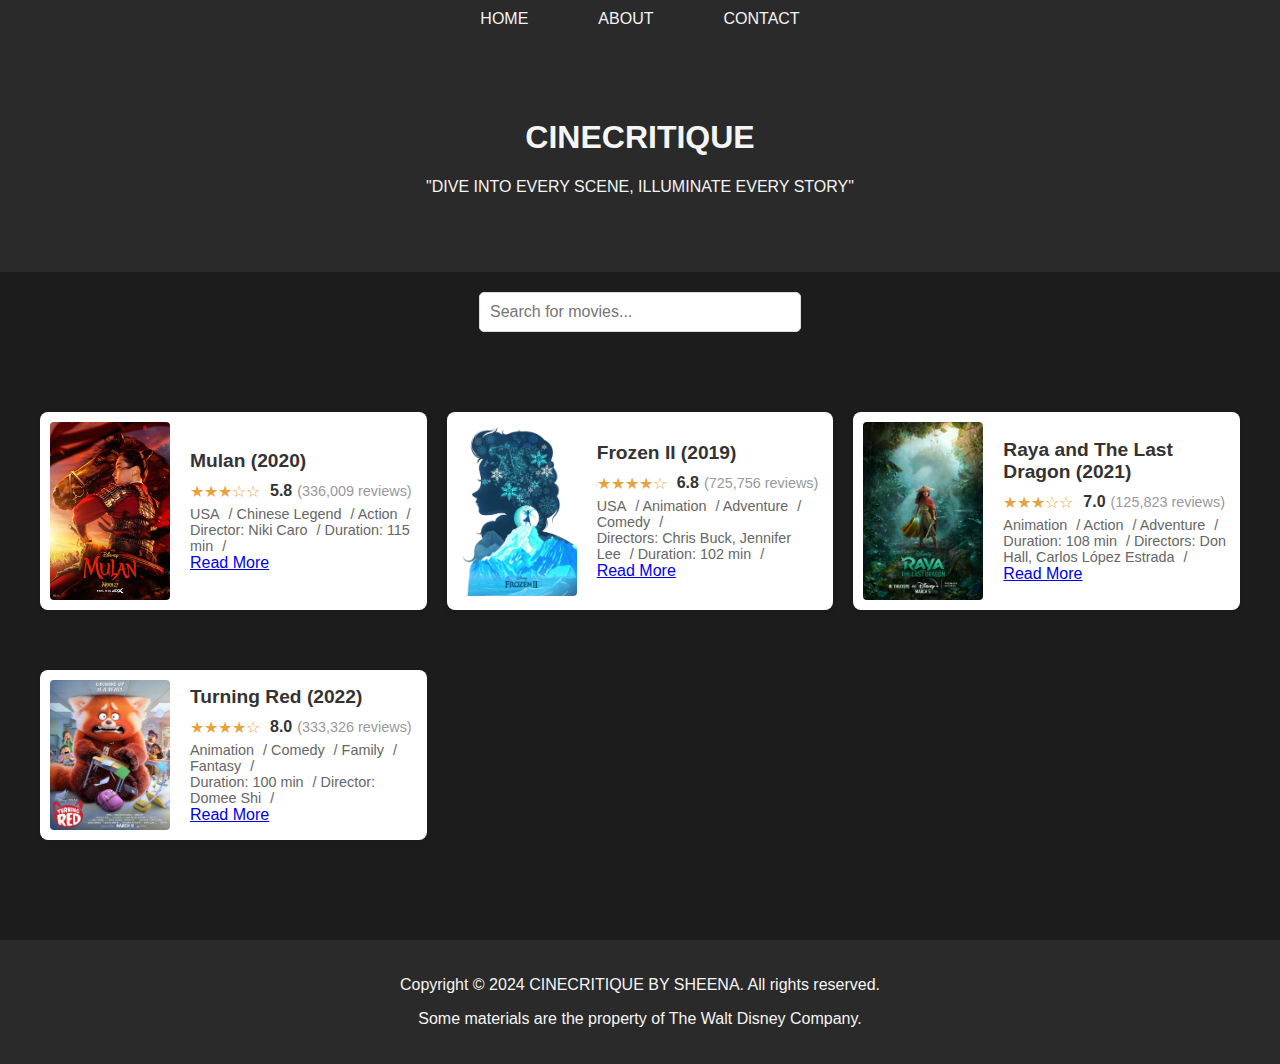
<file: index.html>
<!DOCTYPE html>
<html lang="zh">
<head>
    <meta charset="UTF-8">
    <meta name="viewport" content="width=device-width, initial-scale=1.0">
    <title>Movies reviews home page</title>
    <link rel="stylesheet" href="movie.css">
</head>
<body>
    <nav>
        <ul>
            <li><a href="index.html">HOME</a></li>
            <li><a href="about.html">ABOUT</a></li>
            <li><a href="contact.html">CONTACT</a></li>
        </ul>
    </nav>
    <header>
        <h1>CINECRITIQUE</h1>
        <p>"DIVE INTO EVERY SCENE, ILLUMINATE EVERY STORY"</p>
    </header>
    <main>

        <div class="search-container">
            <input type="text" id="movieSearch" placeholder="Search for movies...">
        </div>
        
        <section class="movie-list">
            <article class="movie-card">
                <img src="mulan.jpeg" alt="Movie Poster" class="movie-poster">
                <div class="movie-info">
                    <h3 class="movie-title">Mulan (2020)</h3>
                    <div class="movie-rating">
                        <span class="stars">★★★☆☆</span>
                        <span class="score">5.8</span>
                        <span class="votes">(336,009 reviews)</span>
                    </div>
                    <div class="movie-meta">
                        <span>USA</span> /
                        <span>Chinese Legend</span> /
                        <span>Action</span> /
                    </div>
                    <div class="movie-summary">
                        <span>Director: Niki Caro</span> /
                        <span>Duration: 115 min</span> /
                    </div>
                    <a href="mulan.html" class="read-more">Read More</a>
                </div>
            </article>

            <article class="movie-card">
                <img src="frozen.jpeg" alt="Frozen Poster" class="movie-poster">
                <div class="movie-info">
                    <h3 class="movie-title">Frozen II (2019)</h3>
                    <div class="movie-rating">
                        <span class="stars">★★★★☆</span>
                        <span class="score">6.8</span>
                        <span class="votes">(725,756 reviews)</span>
                    </div>
                    <div class="movie-meta">
                        <span>USA</span> /
                        <span>Animation</span> /
                        <span>Adventure</span> /
                        <span>Comedy</span> /
                    </div>
                    <div class="movie-summary">
                        <span>Directors: Chris Buck, Jennifer Lee</span> /
                        <span>Duration: 102 min</span> /
                    </div>
                    <a href="frozen.html" class="read-more">Read More</a> 
                </div>
            </article>
            
            <article class="movie-card">
                <img src="raya.jpeg" alt="Raya and The Last Dragon Poster" class="movie-poster">
                <div class="movie-info">
                    <h3 class="movie-title">Raya and The Last Dragon (2021)</h3>
                    <div class="movie-rating">
                        <span class="stars">★★★☆☆</span>
                        <span class="score">7.0</span>
                        <span class="votes">(125,823 reviews)</span>
                    </div>
                    <div class="movie-meta">
                        <span>Animation</span> /
                        <span>Action</span> /
                        <span>Adventure</span> /
                    </div>
                    <div class="movie-summary">
                        <span>Duration: 108 min</span> /
                        <span>Directors: Don Hall, Carlos López Estrada</span> /
                    </div>
                    <a href="raya.html" class="read-more">Read More</a> 
                </div>
            </article>

            <article class="movie-card">
                <img src="red.jpeg" alt="Turning Red Poster" class="movie-poster">
                <div class="movie-info">
                    <h3 class="movie-title">Turning Red (2022)</h3>
                    <div class="movie-rating">
                        <span class="stars">★★★★☆</span>
                        <span class="score">8.0</span>
                        <span class="votes">(333,326 reviews)</span>
                    </div>
                    <div class="movie-meta">
                        <span>Animation</span> /
                        <span>Comedy</span> /
                        <span>Family</span> /
                        <span>Fantasy</span> /
                    </div>
                    <div class="movie-summary">
                        <span>Duration: 100 min</span> /
                        <span>Director: Domee Shi</span> /
                    </div>
                    <a href="red.html" class="read-more">Read More</a> 
                </div>
            </article>
            
        </section>
    </main>

    <footer>
        <p>Copyright © 2024 CINECRITIQUE BY SHEENA. All rights reserved.</p>
        <p>Some materials are the property of The Walt Disney Company.</p>
    </footer>
    
</body>

<script>
    document.addEventListener('DOMContentLoaded', function() {
        const searchInput = document.getElementById('movieSearch');
        const movies = document.querySelectorAll('.movie-card');
    
        searchInput.addEventListener('keyup', function(e) {
            const searchTerm = e.target.value.toLowerCase();
    
            movies.forEach(movie => {
                const title = movie.querySelector('.movie-title').textContent.toLowerCase();
                if (title.includes(searchTerm)) {
                    movie.style.display = '';
                } else {
                    movie.style.display = 'none';
                }
            });
        });
    });
    </script>
    
</html>
</file>
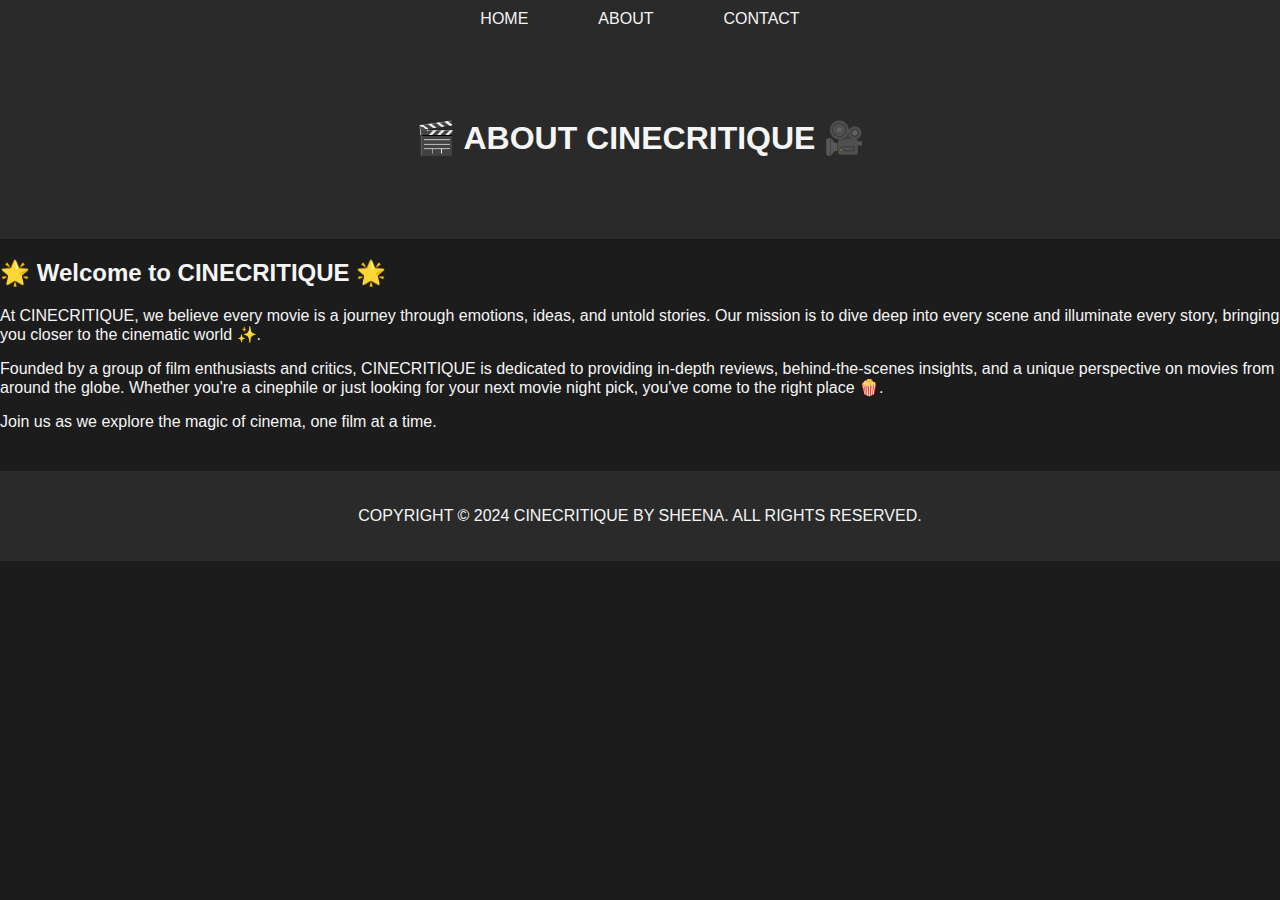
<file: about.html>
<!DOCTYPE html>
<html lang="en">
<head>
    <meta charset="UTF-8">
    <meta name="viewport" content="width=device-width, initial-scale=1.0">
    <title>About Us - CINECRITIQUE</title>
    <link rel="stylesheet" href="movie.css">
</head>
<body>
    <nav>
        <ul>
            <li><a href="index.html">HOME</a></li>
            <li><a href="about.html">ABOUT</a></li>
            <li><a href="contact.html">CONTACT</a></li>
        </ul>
    </nav>
    <header>
        <h1>🎬 ABOUT CINECRITIQUE 🎥</h1>
    </header>
    <main>
        <section class="content-section">
            <h2>🌟 Welcome to CINECRITIQUE 🌟</h2>
            <p>At CINECRITIQUE, we believe every movie is a journey through emotions, ideas, and untold stories. Our mission is to dive deep into every scene and illuminate every story, bringing you closer to the cinematic world ✨.</p>
            <p>Founded by a group of film enthusiasts and critics, CINECRITIQUE is dedicated to providing in-depth reviews, behind-the-scenes insights, and a unique perspective on movies from around the globe. Whether you're a cinephile or just looking for your next movie night pick, you've come to the right place 🍿.</p>
            <p>Join us as we explore the magic of cinema, one film at a time.</p>
        </section>
    </main>
    
    <footer>
        <p>COPYRIGHT © 2024 CINECRITIQUE BY SHEENA. ALL RIGHTS RESERVED.</p>
    </footer>
</body>
</html>
</file>
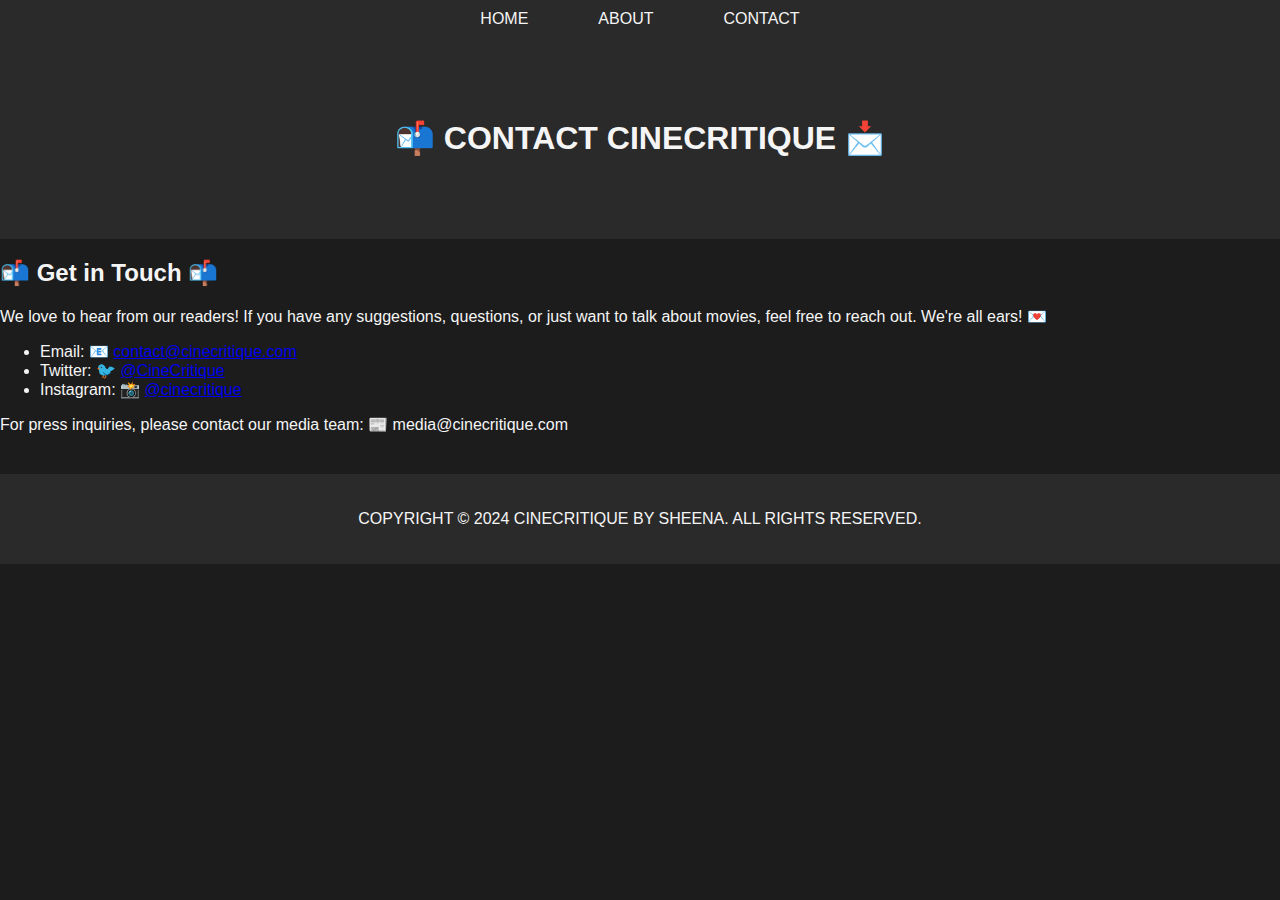
<file: contact.html>
<!DOCTYPE html>
<html lang="en">
<head>
    <meta charset="UTF-8">
    <meta name="viewport" content="width=device-width, initial-scale=1.0">
    <title>Contact Us - CINECRITIQUE</title>
    <link rel="stylesheet" href="movie.css">
</head>
<body>
    <nav>
        <ul>
            <li><a href="index.html">HOME</a></li>
            <li><a href="about.html">ABOUT</a></li>
            <li><a href="contact.html">CONTACT</a></li>
        </ul>
    </nav>
    <header>
        <h1>📬 CONTACT CINECRITIQUE 📩</h1>
    </header>
    <main>
        <section class="content-section">
            <h2>📬 Get in Touch 📬</h2>
            <p>We love to hear from our readers! If you have any suggestions, questions, or just want to talk about movies, feel free to reach out. We're all ears! 💌</p>
            <ul class="contact-info">
                <li>Email: 📧 <a href="mailto:contact@cinecritique.com">contact@cinecritique.com</a></li>
                <li>Twitter: 🐦 <a href="https://twitter.com/CineCritique">@CineCritique</a></li>
                <li>Instagram: 📸 <a href="https://instagram.com/cinecritique">@cinecritique</a></li>
            </ul>
            <p>For press inquiries, please contact our media team: 📰 media@cinecritique.com</p>
        </section>
    </main>
    
    <footer>
        <p>COPYRIGHT © 2024 CINECRITIQUE BY SHEENA. ALL RIGHTS RESERVED.</p>
    </footer>
</body>
</html>
</file>
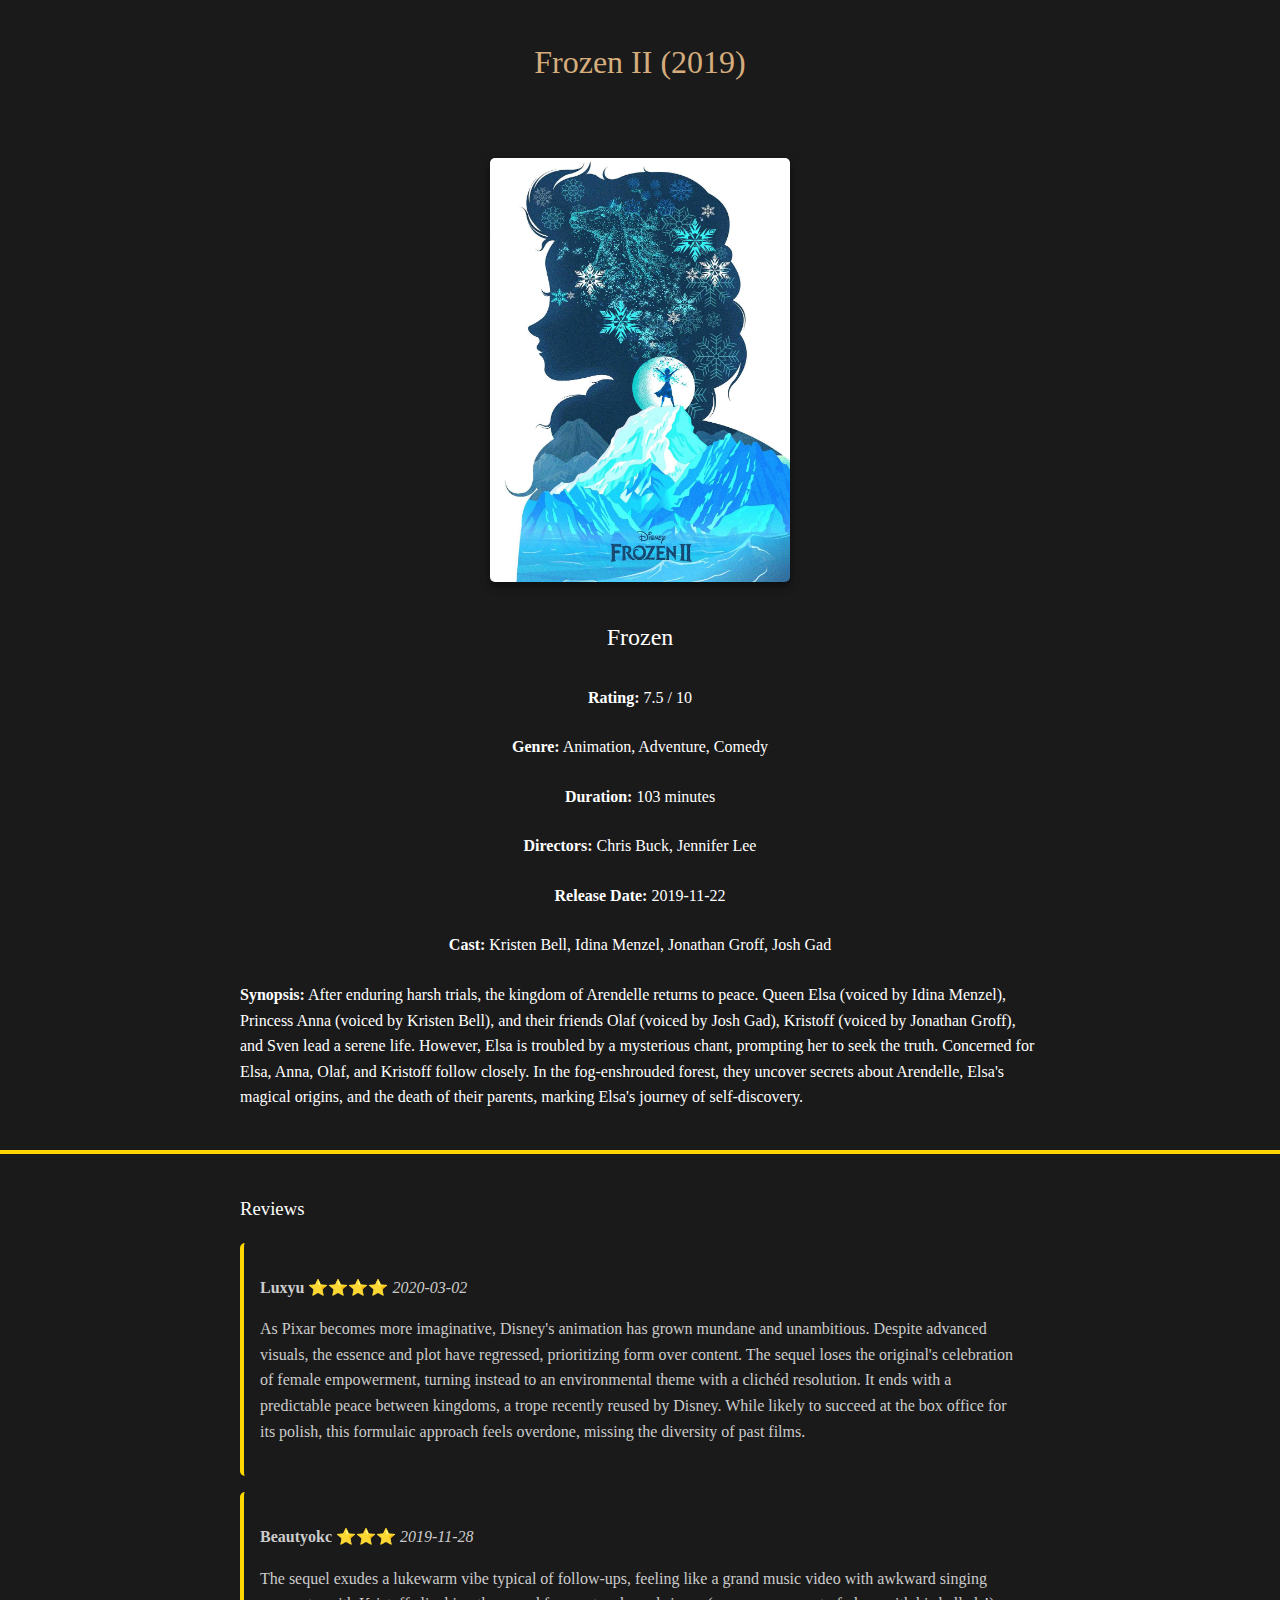
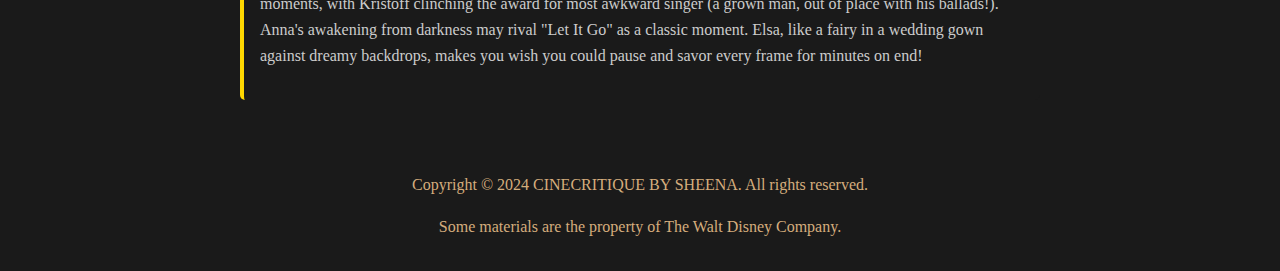
<file: frozen.html>
<!DOCTYPE html>
<html lang="en">
<head>
    <meta charset="UTF-8">
    <meta name="viewport" content="width=device-width, initial-scale=1.0">
    <title> Frozen II (2019) - Movie Review</title>
    <link rel="stylesheet" href="styles.css">
</head>
<body>
    <header>
        <nav>

        </nav>
        <h1>Frozen II (2019)</h1>
    </header>


<main>
    <section class="movie-details">
        <img src="frozen.jpeg" alt="Frozen Poster" class="movie-poster">
        <div class="movie-info">
            <h2>Frozen</h2>
            <p><strong>Rating:</strong> 7.5 / 10</p>
            <p><strong>Genre:</strong> Animation, Adventure, Comedy</p>
            <p><strong>Duration:</strong> 103 minutes</p>
            <p><strong>Directors:</strong> Chris Buck, Jennifer Lee</p>
            <p><strong>Release Date:</strong> 2019-11-22</p>
            <p><strong>Cast:</strong> Kristen Bell, Idina Menzel, Jonathan Groff, Josh Gad</p>
            <p><strong>Synopsis:</strong> After enduring harsh trials, the kingdom of Arendelle returns to peace. Queen Elsa (voiced by Idina Menzel), Princess Anna (voiced by Kristen Bell), and their friends Olaf (voiced by Josh Gad), Kristoff (voiced by Jonathan Groff), and Sven lead a serene life. However, Elsa is troubled by a mysterious chant, prompting her to seek the truth. Concerned for Elsa, Anna, Olaf, and Kristoff follow closely. In the fog-enshrouded forest, they uncover secrets about Arendelle, Elsa's magical origins, and the death of their parents, marking Elsa's journey of self-discovery.</p>

            </div>
        </section>


        <section class="user-reviews">
            <h3>Reviews</h3>
            <div class="user-review">
                <p><strong>Luxyu</strong> <span>⭐⭐⭐⭐</span> <em>2020-03-02</em></p>
                <p>As Pixar becomes more imaginative, Disney's animation has grown mundane and unambitious. Despite advanced visuals, the essence and plot have regressed, prioritizing form over content. The sequel loses the original's celebration of female empowerment, turning instead to an environmental theme with a clichéd resolution. It ends with a predictable peace between kingdoms, a trope recently reused by Disney. While likely to succeed at the box office for its polish, this formulaic approach feels overdone, missing the diversity of past films.</p>
            </div>

            <div class="user-review">
                <p><strong>Beautyokc</strong> <span>⭐⭐⭐</span> <em>2019-11-28</em></p>
                <p>The sequel exudes a lukewarm vibe typical of follow-ups, feeling like a grand music video with awkward singing moments, with Kristoff clinching the award for most awkward singer (a grown man, out of place with his ballads!). Anna's awakening from darkness may rival "Let It Go" as a classic moment. Elsa, like a fairy in a wedding gown against dreamy backdrops, makes you wish you could pause and savor every frame for minutes on end!</p>
            </div>

        </section>
    </main>

    <footer>
        <p>Copyright © 2024 CINECRITIQUE BY SHEENA. All rights reserved.</p>
        <p>Some materials are the property of The Walt Disney Company.</p>
    </footer>
</body>
</html>
</file>
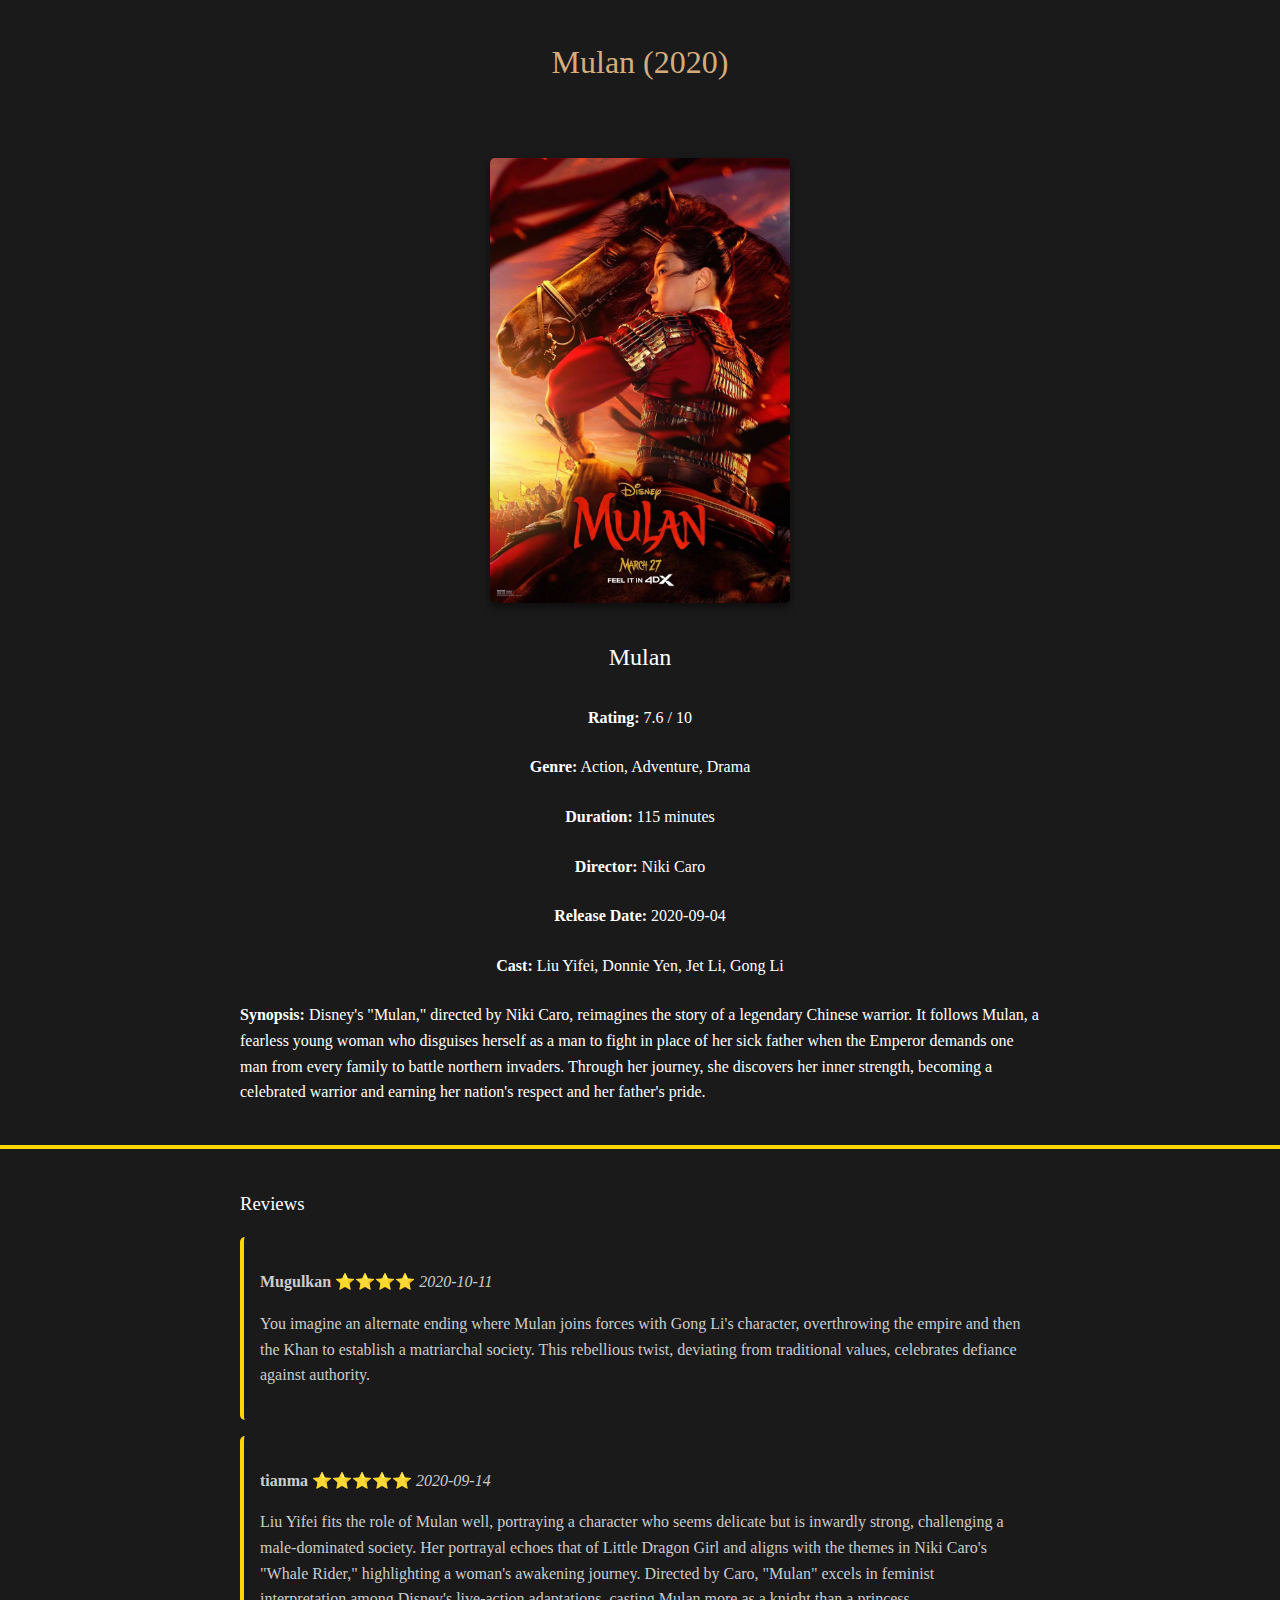
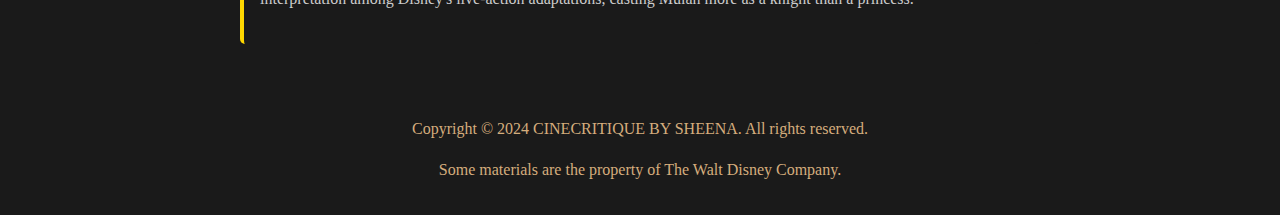
<file: mulan.html>
<!DOCTYPE html>
<html lang="en">
<head>
    <meta charset="UTF-8">
    <meta name="viewport" content="width=device-width, initial-scale=1.0">
    <title>Mulan (2020) - Movie Review</title>
    <link rel="stylesheet" href="styles.css">
</head>
<body>
    <header>
        <nav>

        </nav>
        <h1>Mulan (2020)</h1>
    </header>

    <main>
        <section class="movie-details">
            <img src="mulan.jpeg" alt="Mulan Poster" class="movie-poster">
            <div class="movie-info">
                <h2>Mulan</h2>
                <p><strong>Rating:</strong> 7.6 / 10</p>
                <p><strong>Genre:</strong> Action, Adventure, Drama</p>
                <p><strong>Duration:</strong> 115 minutes</p>
                <p><strong>Director:</strong> Niki Caro</p>
                <p><strong>Release Date:</strong> 2020-09-04</p>
                <p><strong>Cast:</strong> Liu Yifei, Donnie Yen, Jet Li, Gong Li</p>
                <p><strong>Synopsis:</strong> Disney's "Mulan," directed by Niki Caro, reimagines the story of a legendary Chinese warrior. It follows Mulan, a fearless young woman who disguises herself as a man to fight in place of her sick father when the Emperor demands one man from every family to battle northern invaders. Through her journey, she discovers her inner strength, becoming a celebrated warrior and earning her nation's respect and her father's pride.</p>
            </div>
        </section>


        <section class="user-reviews">
            <h3>Reviews</h3>
            <div class="user-review">
                <p><strong>Mugulkan</strong> <span>⭐⭐⭐⭐</span> <em>2020-10-11</em></p>
                <p>You imagine an alternate ending where Mulan joins forces with Gong Li's character, overthrowing the empire and then the Khan to establish a matriarchal society. This rebellious twist, deviating from traditional values, celebrates defiance against authority.</p>
            </div>

            <div class="user-review">
                <p><strong>tianma</strong> <span>⭐⭐⭐⭐⭐</span> <em>2020-09-14</em></p>
                <p>Liu Yifei fits the role of Mulan well, portraying a character who seems delicate but is inwardly strong, challenging a male-dominated society. Her portrayal echoes that of Little Dragon Girl and aligns with the themes in Niki Caro's "Whale Rider," highlighting a woman's awakening journey. Directed by Caro, "Mulan" excels in feminist interpretation among Disney's live-action adaptations, casting Mulan more as a knight than a princess.</p>
            </div>

        </section>
    </main>

    <footer>
        <p>Copyright © 2024 CINECRITIQUE BY SHEENA. All rights reserved.</p>
        <p>Some materials are the property of The Walt Disney Company.</p>
    </footer>
</body>
</html>
</file>
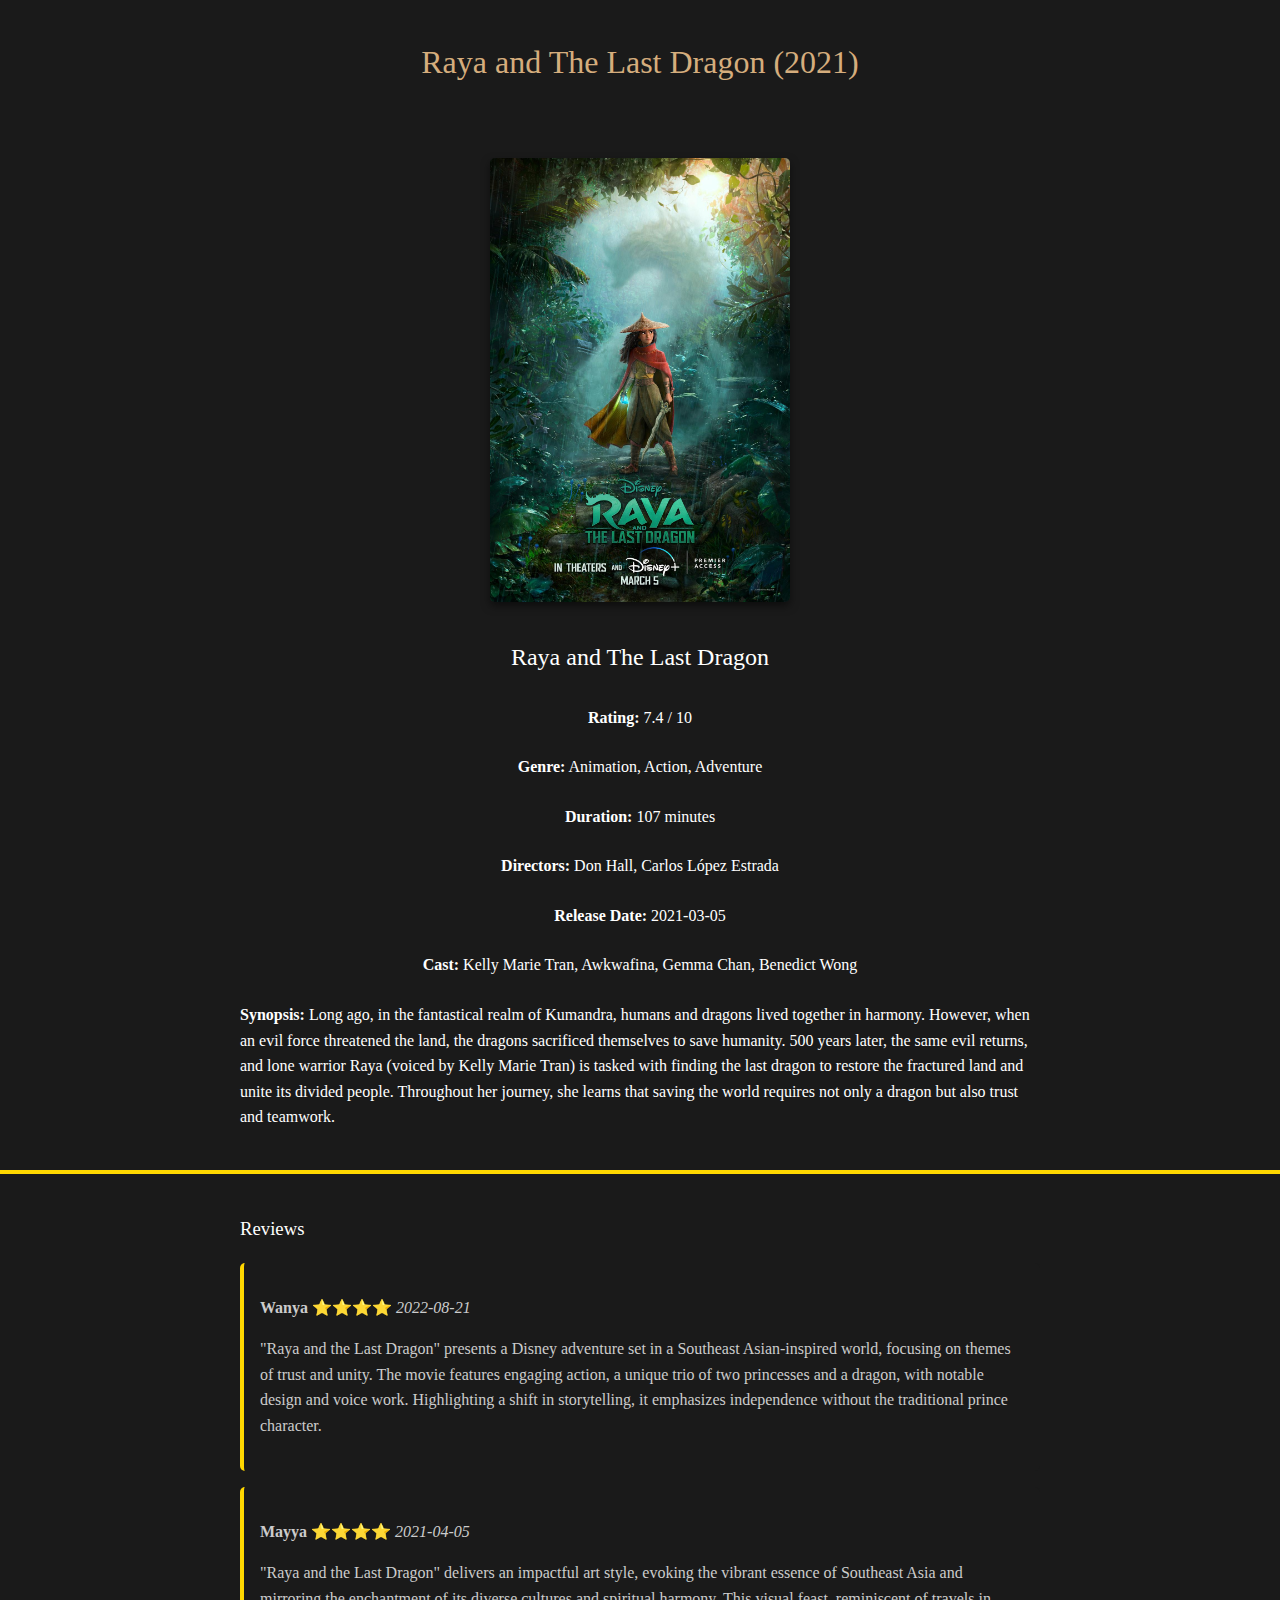
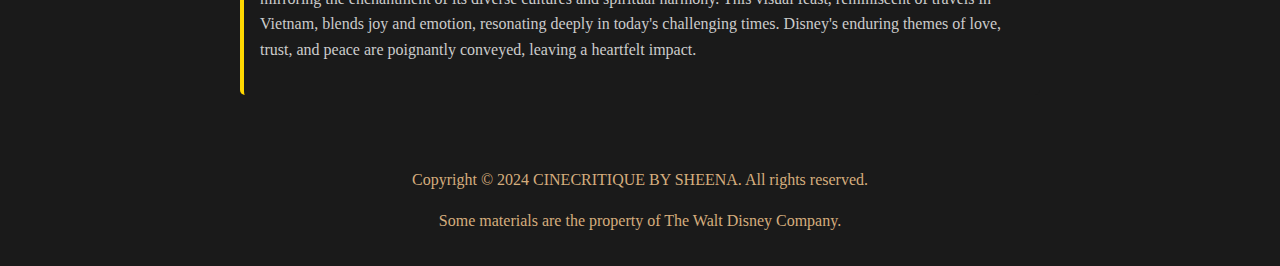
<file: raya.html>
<!DOCTYPE html>
<html lang="en">
<head>
    <meta charset="UTF-8">
    <meta name="viewport" content="width=device-width, initial-scale=1.0">
    <title>Raya and The Last Dragon (2021) - Movie Review</title>
    <link rel="stylesheet" href="styles.css">
</head>
<body>
    <header>
        <nav>
        </nav>
        <h1>Raya and The Last Dragon (2021)</h1>
    </header>

    <main>
        <section class="movie-details">
            <img src="raya.jpeg" alt="Raya and The Last Dragon Poster" class="movie-poster">
            <div class="movie-info">
                <h2>Raya and The Last Dragon</h2>
                <p><strong>Rating:</strong> 7.4 / 10</p>
                <p><strong>Genre:</strong> Animation, Action, Adventure</p>
                <p><strong>Duration:</strong> 107 minutes</p>
                <p><strong>Directors:</strong> Don Hall, Carlos López Estrada</p>
                <p><strong>Release Date:</strong> 2021-03-05</p>
                <p><strong>Cast:</strong> Kelly Marie Tran, Awkwafina, Gemma Chan, Benedict Wong</p>
                <p><strong>Synopsis:</strong> Long ago, in the fantastical realm of Kumandra, humans and dragons lived together in harmony. However, when an evil force threatened the land, the dragons sacrificed themselves to save humanity. 500 years later, the same evil returns, and lone warrior Raya (voiced by Kelly Marie Tran) is tasked with finding the last dragon to restore the fractured land and unite its divided people. Throughout her journey, she learns that saving the world requires not only a dragon but also trust and teamwork.</p>
            </div>
        </section>



        <section class="user-reviews">
            <h3>Reviews</h3>
            <div class="user-review">
                <p><strong>Wanya</strong> <span>⭐⭐⭐⭐</span> <em>2022-08-21</em></p>
                <p>"Raya and the Last Dragon" presents a Disney adventure set in a Southeast Asian-inspired world, focusing on themes of trust and unity. The movie features engaging action, a unique trio of two princesses and a dragon, with notable design and voice work. Highlighting a shift in storytelling, it emphasizes independence without the traditional prince character.</p>
            </div>

            <div class="user-review">
                <p><strong>Mayya</strong> <span>⭐⭐⭐⭐</span> <em>2021-04-05</em></p>
                <p>"Raya and the Last Dragon" delivers an impactful art style, evoking the vibrant essence of Southeast Asia and mirroring the enchantment of its diverse cultures and spiritual harmony. This visual feast, reminiscent of travels in Vietnam, blends joy and emotion, resonating deeply in today's challenging times. Disney's enduring themes of love, trust, and peace are poignantly conveyed, leaving a heartfelt impact.</p>
            </div>

        </section>
    </main>

    <footer>
        <p>Copyright © 2024 CINECRITIQUE BY SHEENA. All rights reserved.</p>
        <p>Some materials are the property of The Walt Disney Company.</p>
    </footer>
</body>
</html>
</file>
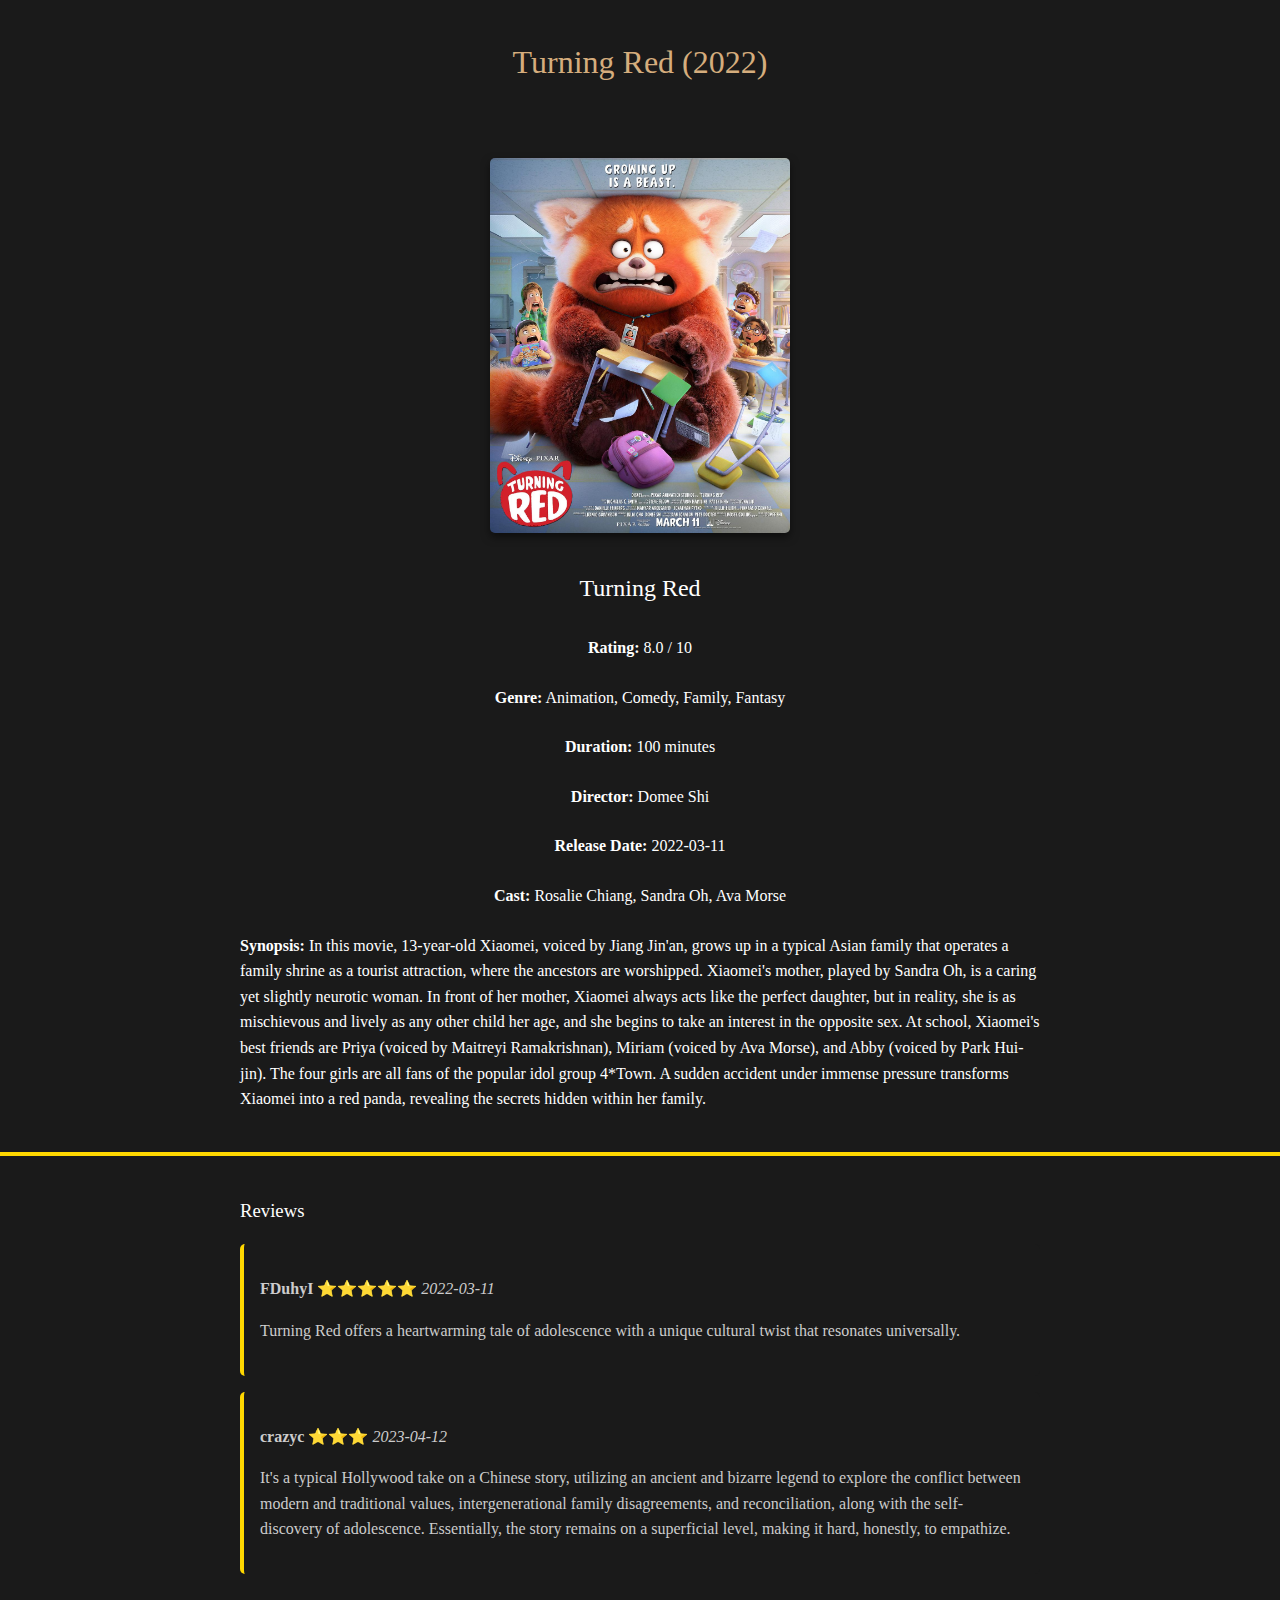
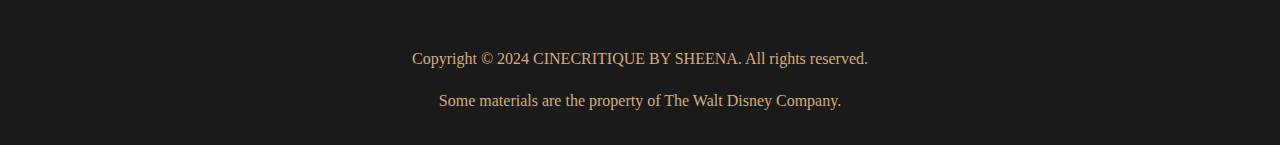
<file: red.html>
<!DOCTYPE html>
<html lang="en">
<head>
    <meta charset="UTF-8">
    <meta name="viewport" content="width=device-width, initial-scale=1.0">
    <title>Turning Red (2022) - Movie Review</title>
    <link rel="stylesheet" href="styles.css">
</head>
<body>
    <header>
        <nav>

        </nav>
        <h1>Turning Red (2022)</h1>
    </header>

    <main>
        <section class="movie-details">
            <img src="red.jpeg" alt="Turning Red Poster" class="movie-poster">
            <div class="movie-info">
                <h2>Turning Red</h2>
                <p><strong>Rating:</strong> 8.0 / 10</p>
                <p><strong>Genre:</strong> Animation, Comedy, Family, Fantasy</p>
                <p><strong>Duration:</strong> 100 minutes</p>
                <p><strong>Director:</strong> Domee Shi</p>
                <p><strong>Release Date:</strong> 2022-03-11</p>
                <p><strong>Cast:</strong> Rosalie Chiang, Sandra Oh, Ava Morse</p>
                <p><strong>Synopsis:</strong> In this movie, 13-year-old Xiaomei, voiced by Jiang Jin'an, grows up in a typical Asian family that operates a family shrine as a tourist attraction, where the ancestors are worshipped. Xiaomei's mother, played by Sandra Oh, is a caring yet slightly neurotic woman. In front of her mother, Xiaomei always acts like the perfect daughter, but in reality, she is as mischievous and lively as any other child her age, and she begins to take an interest in the opposite sex.

                    At school, Xiaomei's best friends are Priya (voiced by Maitreyi Ramakrishnan), Miriam (voiced by Ava Morse), and Abby (voiced by Park Hui-jin). The four girls are all fans of the popular idol group 4*Town. A sudden accident under immense pressure transforms Xiaomei into a red panda, revealing the secrets hidden within her family.</p>
            </div>
        </section>


        <section class="user-reviews">
            <h3>Reviews</h3>
            <div class="user-review">
                <p><strong>FDuhyI</strong> <span>⭐⭐⭐⭐⭐</span> <em>2022-03-11</em></p>
                <p>Turning Red offers a heartwarming tale of adolescence with a unique cultural twist that resonates universally.</p>
            </div>

            <div class="user-review">
                <p><strong>crazyc</strong> <span>⭐⭐⭐</span> <em>2023-04-12</em></p>
                <p>It's a typical Hollywood take on a Chinese story, utilizing an ancient and bizarre legend to explore the conflict between modern and traditional values, intergenerational family disagreements, and reconciliation, along with the self-discovery of adolescence. Essentially, the story remains on a superficial level, making it hard, honestly, to empathize.</p>
            </div>

        </section>
    </main>

    <footer>
        <p>Copyright © 2024 CINECRITIQUE BY SHEENA. All rights reserved.</p>
        <p>Some materials are the property of The Walt Disney Company.</p>
    </footer>
</body>
</html>
</file>
<file: movie.css>
:root {
    --primary-color: #2a2a2a; 
    --accent-color: #d2a679; 
    --text-color: #f5f5f5; 
    --background-color: #1c1c1c; 
}

body {
    font-family: 'Helvetica Neue', Arial, sans-serif;
    color: var(--text-color);
    background-color: var(--background-color);
    margin: 0;
    padding: 0;
    box-sizing: border-box;
}

.search-container {
    text-align: center;
    margin: 20px 0;
}

#movieSearch {
    font-size: 16px;
    padding: 10px;
    width: 60%;
    max-width: 300px;
    border: 1px solid #ddd;
    border-radius: 5px;
}


nav {
    background-color: var(--primary-color);
    padding: 10px 0;
}

nav ul {
    list-style: none;
    padding: 0;
    margin: 0 auto;
    display: flex;
    justify-content: center;
}

nav ul li {
    margin: 0 20px;
}

nav ul li a {
    text-decoration: none;
    color: var(--text-color);
    padding: 10px 15px;
    transition: color 0.3s ease;
}

nav ul li a:hover {
    color: var(--accent-color);
}

header {
    background-color: var(--primary-color);
    color: var(--text-color);
    padding: 60px 10%;
    text-align: center;
}

.movie-list {
    display: grid;
    grid-template-columns: repeat(auto-fit, minmax(300px, 1fr));
    gap: 20px;
    padding: 40px;
}

.movie {
    background-color: var(--primary-color);
    border: none;
    overflow: hidden;
    border-radius: 10px;
    transition: transform 0.3s ease;
}

.movie:hover {
    transform: translateY(-5px);
}

.movie img {
    width: 15%;
    height: auto;
    display: block;
    border-bottom: 3px solid var(--accent-color);
}

.movie h2, .movie p {
    margin: 15px;
}

.movie a {
    display: inline-block;
    background-color: var(--accent-color);
    color: var(--primary-color);
    padding: 10px 20px;
    margin: 10px 15px 20px;
    text-decoration: none;
    border-radius: 5px;
    transition: background-color 0.3s ease;
}

.movie a:hover {
    background-color: var(--text-color);
    color: var(--primary-color);
}

.movie-card {
    display: flex;
    align-items: center;
    background-color: #fff;
    margin: 20px 0;
    padding: 10px;
    border-radius: 8px;
    box-shadow: 0 2px 5px rgba(0, 0, 0, 0.1);
}

.movie-poster {
    width: 120px; 
    height: auto;
    margin-right: 20px;
    border-radius: 4px;
}

.movie-info {
    flex-grow: 1;
}

.movie-title {
    font-size: 1.2em;
    color: #333;
    margin: 0 0 10px;
}

.movie-rating {
    display: flex;
    align-items: center;
    margin-bottom: 5px;
}

.stars {
    color: #e6a23c;
    margin-right: 10px;
}

.score {
    font-weight: bold;
    color: #333;
}

.votes {
    font-size: 0.9em;
    color: #999;
    margin-left: 5px;
}

.movie-meta, .movie-summary {
    font-size: 0.9em;
    color: #666;
}

.movie-meta span, .movie-summary span {
    margin-right: 5px;
}


footer {
    background-color: var(--primary-color);
    color: var(--text-color);
    text-align: center;
    padding: 20px;
    margin-top: 40px;
}

@media (max-width: 768px) {
    nav ul li {
        margin: 0 10px;
    }
}
</file>
<file: styles.css>
:root {
    --primary-color: #1a1a1a; /* 黑色 */
    --secondary-color: #d5ad7d; /* 金色 */
    --accent-color: #ffd700; /* 亮金色，用于高亮和动作按钮 */
    --text-color: #ffffff; /* 白色文字 */
    --text-secondary-color: #cccccc; /* 浅灰色文字，用于非重要信息 */
    --font-family: 'Georgia', Times, 'Times New Roman', serif; /* 优雅的字体选择 */
}

body {
    font-family: var(--font-family);
    color: var(--text-color);
    background-color: var(--primary-color);
    margin: 0;
    padding: 0;
    line-height: 1.6;
}

header {
    background-color: var(--primary-color);
    color: var(--secondary-color);
    padding: 1em 0;
    text-align: center;
}


h1, h2, h3 {
    font-weight: normal;
}

.movie-details {
    background-color: var(--primary-color);
    display: flex; /* Use flexbox to align child elements */
    flex-direction: column; /* Stack children vertically */
    align-items: center; /* Center children horizontally */
    padding: 2em;
    border-bottom: 4px solid var(--accent-color);
}

.movie-poster {
    width: 100%;
    max-width: 300px; /* Or your desired width */
    border-radius: 5px;
    box-shadow: 0 4px 8px rgba(0, 0, 0, 0.5);
    margin-bottom: 1em; /* Add some space below the poster */
}

/* ...其他样式保持不变... */


.movie-info {
    max-width: 800px;
    margin: auto;
    display: flex;
    flex-direction: column;
    align-items: center;
}

.movie-info > * {
    margin-bottom: 0.5em;
}

.user-reviews {
    max-width: 800px;
    margin: 40px auto;
}

.user-review {
    background-color: var(--primary-color);
    padding: 1em;
    margin-bottom: 1em;
    border-radius: 5px;
    border-left: 4px solid var(--accent-color);
    color: var(--text-secondary-color);
}

.user-review:hover {
    background-color: #262626; /* 深灰色作为悬停状态的背景 */
}

footer {
    background-color: var(--primary-color);
    color: var(--secondary-color);
    text-align: center;
    padding: 1em 0;
    margin-top: 40px;
}

@media (max-width: 768px) {
    .movie-info {
        padding: 1em;
    }
}
</file>
